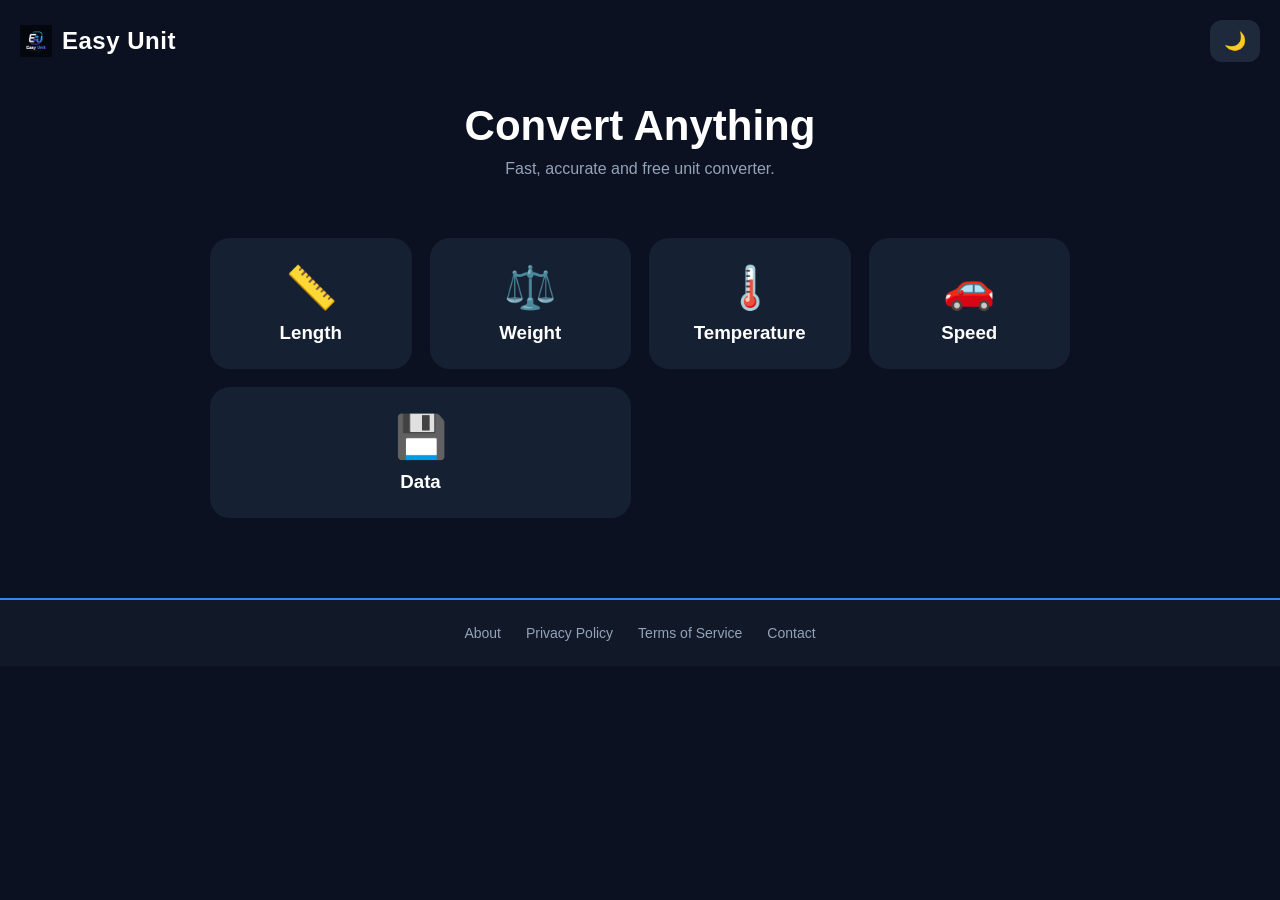
<file: index.html>
<!DOCTYPE html>
<html lang="en">
<head>
<meta charset="UTF-8">
<meta name="viewport" content="width=device-width, initial-scale=1.0">
<title>Unit Converter</title>
<link rel="icon" type="image/png" href="logo.png">
<link rel="stylesheet" href="style.css">
  <meta name="description" content="Free online unit converter for length, weight, temperature, speed and more. محول وحدات مجاني للطول والوزن ودرجة الحرارة والسرعة وغيرها">

<meta name="keywords" content="unit converter, length converter, weight converter, temperature converter, تحويل وحدات, محول وحدات, تحويل طول, تحويل وزن, convert cm to m, convert kg to g">
  <meta name="description" content="Free online unit converter for length, weight, temperature, speed and more. محول وحدات مجاني للطول والوزن ودرجة الحرارة والسرعة وغيرها">

<meta name="keywords" content="unit converter, length converter, weight converter, temperature converter, تحويل وحدات, محول وحدات, تحويل طول, تحويل وزن, convert cm to m, convert kg to g">
<script async src="https://pagead2.googlesyndication.com/pagead/js/adsbygoogle.js?client=ca-pub-1781527635783769"
     crossorigin="anonymous"></script>

</head>

<body>

<div class="container">

  <div class="navbar">
    <div class="logo">
    <img src="logo.png" alt="Easy Unit Logo">
    <span>Easy Unit</span>
</div>
    <button id="themeBtn">🌙</button>
  </div>

  <div class="hero">
    <h1>Convert Anything</h1>
    <p>Fast, accurate and free unit converter.</p>
  </div>

  <div class="grid">

    <a class="card" href="length.html"><span>📏</span><h3>Length</h3></a>
    <a class="card" href="weight.html"><span>⚖️</span><h3>Weight</h3></a>
    <a class="card" href="temperature.html"><span>🌡️</span><h3>Temperature</h3></a>
    <a class="card" href="speed.html"><span>🚗</span><h3>Speed</h3></a>
    <a class="card" href="data.html"><span>💾</span><h3>Data</h3></a>

  </div>

</div>

<!-- Footer -->
<footer class="footer">
    <a href="about.html">About</a>
    <a href="privacy.html">Privacy Policy</a>
    <a href="terms.html">Terms of Service</a>
    <a href="contact.html">Contact</a>
</footer>

<script src="script.js"></script>

</body>
</html>
</file>
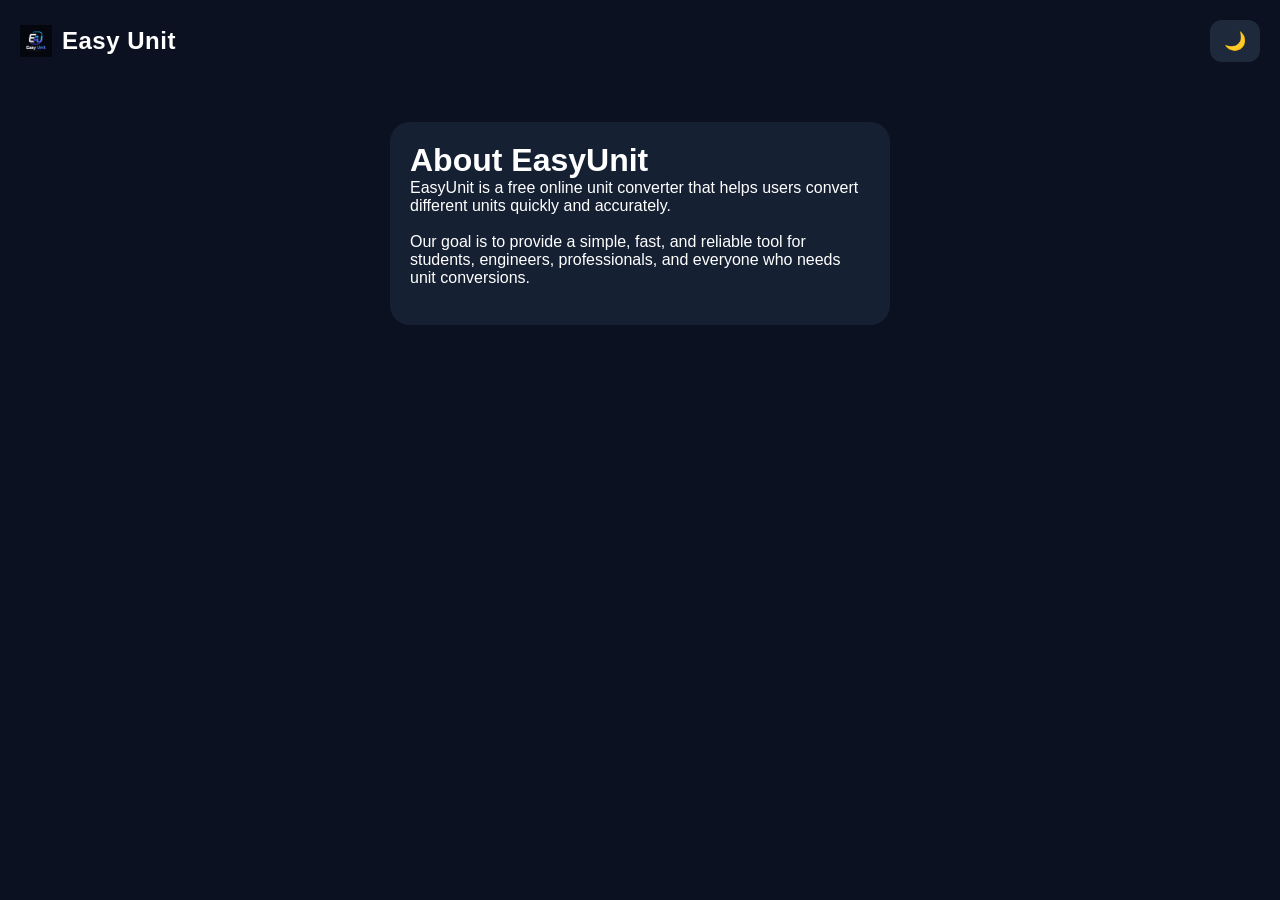
<file: about.html>
<!DOCTYPE html>
<html lang="en">
<head>
    <meta charset="UTF-8">
    <meta name="viewport" content="width=device-width, initial-scale=1.0">
    <title>About - EasyUnit</title>
    <link rel="icon" type="image/png" href="logo.png">
    <link rel="stylesheet" href="style.css">
    <script async src="https://pagead2.googlesyndication.com/pagead/js/adsbygoogle.js?client=ca-pub-1781527635783769"
     crossorigin="anonymous"></script>
</head>
<body>

<nav class="navbar">
    <a href="index.html" class="logo">
        <img src="logo.png" alt="Easy Unit Logo">
        <span>Easy Unit</span>
    </a>

    <button id="themeBtn">🌙</button>
</nav>

<div class="converter">
    <h1>About EasyUnit</h1>

    <p>
        EasyUnit is a free online unit converter that helps users convert
        different units quickly and accurately.
    </p>

    <br>

    <p>
        Our goal is to provide a simple, fast, and reliable tool for students,
        engineers, professionals, and everyone who needs unit conversions.
    </p>

    <br>

</div>

<script src="script.js"></script>

</body>
</html>
</file>
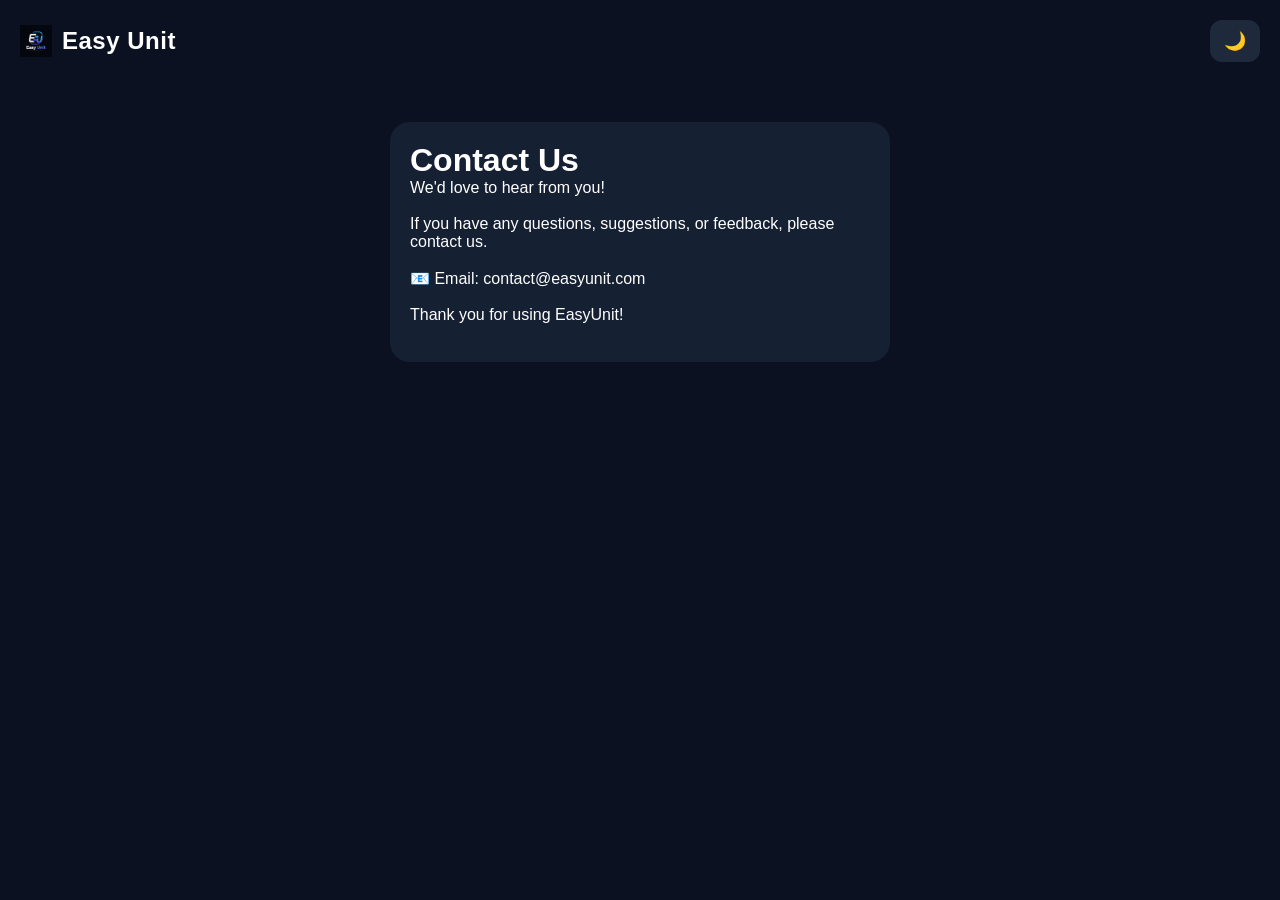
<file: contact.html>
<!DOCTYPE html>
<html lang="en">
<head>
    <meta charset="UTF-8">
    <meta name="viewport" content="width=device-width, initial-scale=1.0">
    <title>Contact - EasyUnit</title>
    <link rel="icon" type="image/png" href="logo.png">
    <link rel="stylesheet" href="style.css">
    <script async src="https://pagead2.googlesyndication.com/pagead/js/adsbygoogle.js?client=ca-pub-1781527635783769"
     crossorigin="anonymous"></script>
</head>
<body>

<nav class="navbar">
    <a href="index.html" class="logo">
        <img src="logo.png" alt="Easy Unit Logo">
        <span>Easy Unit</span>
    </a>

    <button id="themeBtn">🌙</button>
</nav>

<div class="converter">
    <h1>Contact Us</h1>

    <p>
        We'd love to hear from you!
    </p>

    <br>

    <p>
        If you have any questions, suggestions, or feedback, please contact us.
    </p>

    <br>

    <p>
        📧 Email: contact@easyunit.com
    </p>

    <br>

    <p>
        Thank you for using EasyUnit!
    </p>

    <br>


</div>

<script src="script.js"></script>

</body>
</html>
</file>
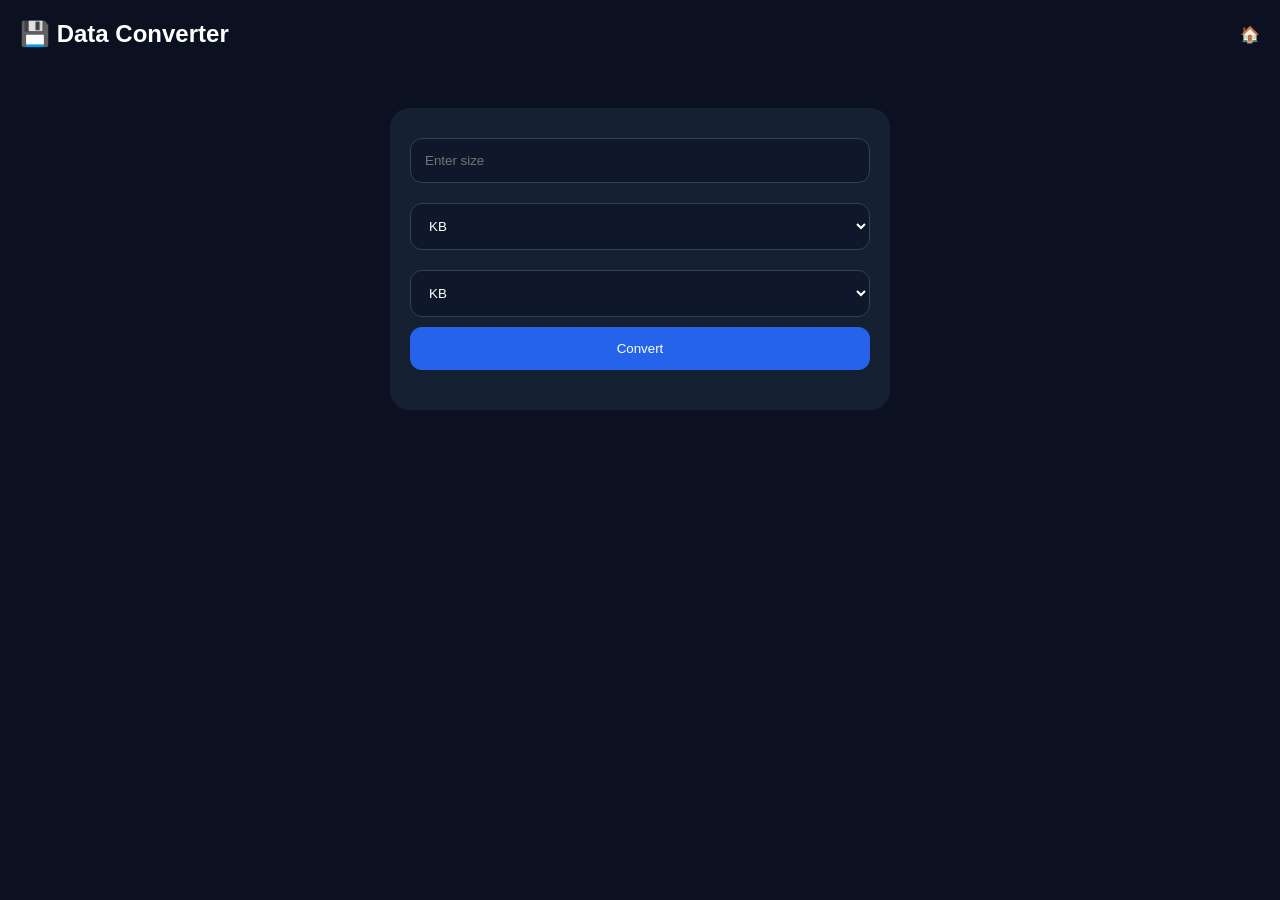
<file: data.html>
<!DOCTYPE html>
<html lang="en">
<head>
<meta charset="UTF-8">
<title>Data</title>
<link rel="icon" type="image/png" href="logo.png">
<link rel="stylesheet" href="style.css">
  <script async src="https://pagead2.googlesyndication.com/pagead/js/adsbygoogle.js?client=ca-pub-1781527635783769"
     crossorigin="anonymous"></script>
</head>
<body>

<div class="page-navbar">
  <h2>💾 Data Converter</h2>
  <a href="index.html">🏠</a>
</div>

<div class="converter">

  <input type="number" id="value" placeholder="Enter size">

  <select id="from">
    <option value="kb">KB</option>
    <option value="mb">MB</option>
    <option value="gb">GB</option>
  </select>

  <select id="to">
    <option value="kb">KB</option>
    <option value="mb">MB</option>
    <option value="gb">GB</option>
  </select>

  <button onclick="convert()">Convert</button>

  <h2 id="result"></h2>

</div>

<script src="data.js"></script>
</body>
</html>
</file>
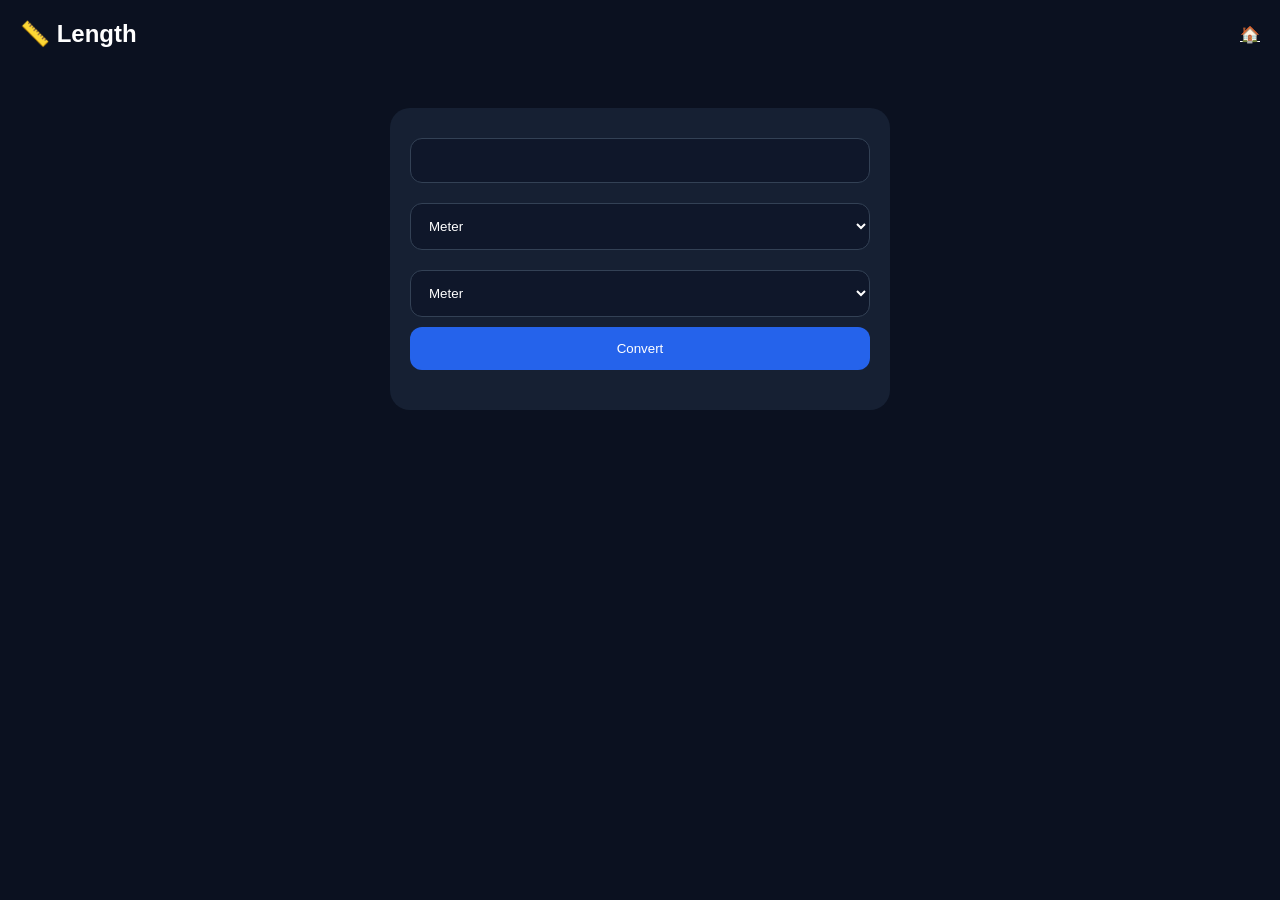
<file: length.html>
<!DOCTYPE html>
<html lang="en">
<head>
<meta charset="UTF-8">
<title>Length</title>
<link rel="icon" type="image/png" href="logo.png">
<link rel="stylesheet" href="style.css">
  <script async src="https://pagead2.googlesyndication.com/pagead/js/adsbygoogle.js?client=ca-pub-1781527635783769"
     crossorigin="anonymous"></script>
</head>
<body>

<div class="page-navbar">
  <h2>📏 Length</h2>
  <a href="index.html" style="color:white;">🏠</a>
</div>

<div class="converter">

  <input type="number" id="value">

  <select id="from">
    <option value="meter">Meter</option>
    <option value="km">Kilometer</option>
    <option value="cm">Centimeter</option>
    <option value="mm">Millimeter</option>
  </select>

  <select id="to">
    <option value="meter">Meter</option>
    <option value="km">Kilometer</option>
    <option value="cm">Centimeter</option>
    <option value="mm">Millimeter</option>
  </select>

  <button onclick="convert()">Convert</button>

  <h2 id="result"></h2>

</div>

<script src="length.js"></script>
</body>
</html>
</file>
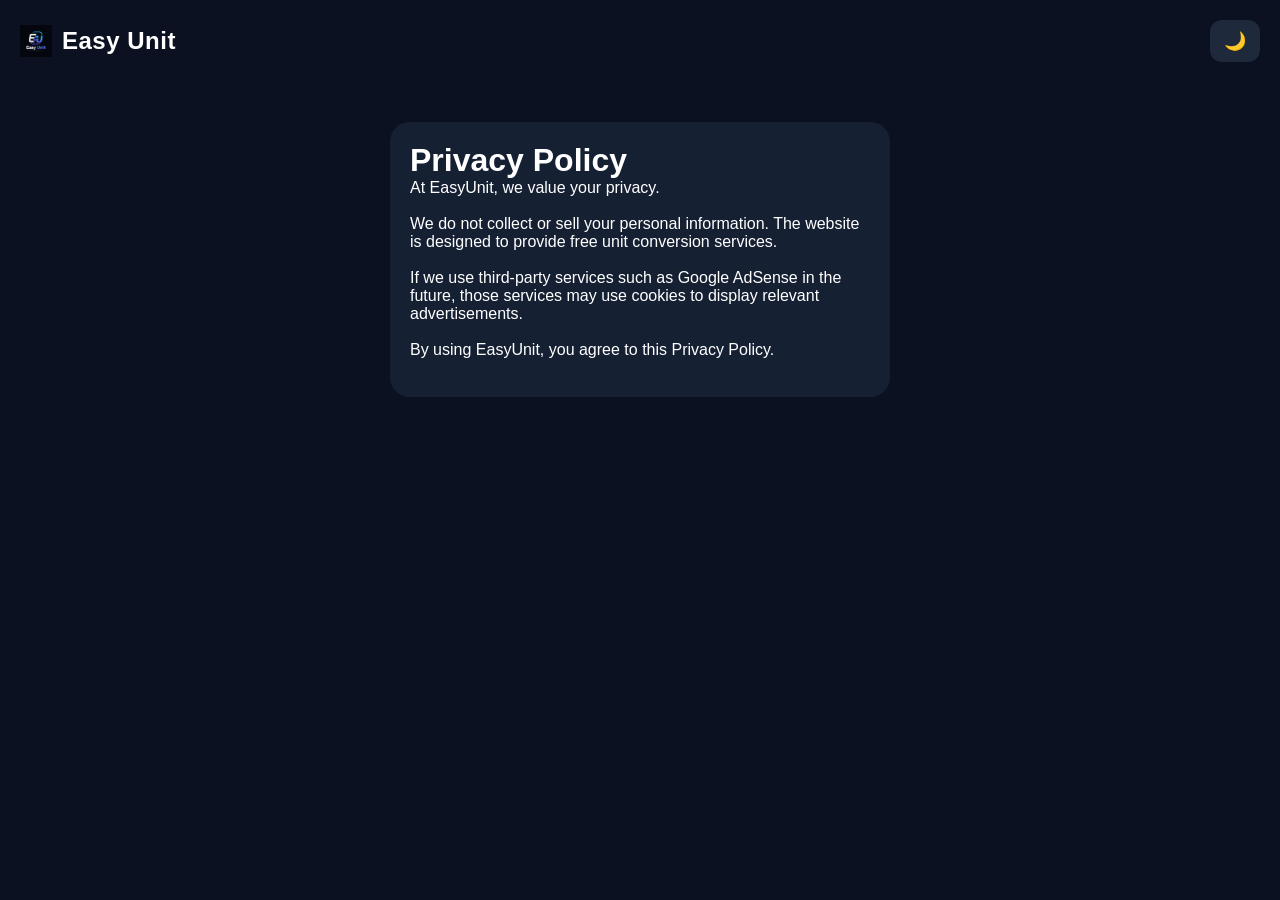
<file: privacy.html>
<!DOCTYPE html>
<html lang="en">
<head>
    <meta charset="UTF-8">
    <meta name="viewport" content="width=device-width, initial-scale=1.0">
    <title>Privacy Policy - EasyUnit</title>
    <link rel="icon" type="image/png" href="logo.png">
    <link rel="stylesheet" href="style.css">
    <script async src="https://pagead2.googlesyndication.com/pagead/js/adsbygoogle.js?client=ca-pub-1781527635783769"
     crossorigin="anonymous"></script>
</head>
<body>

<nav class="navbar">
    <a href="index.html" class="logo">
        <img src="logo.png" alt="Easy Unit Logo">
        <span>Easy Unit</span>
    </a>

    <button id="themeBtn">🌙</button>
</nav>

<div class="converter">
    <h1>Privacy Policy</h1>

    <p>
        At EasyUnit, we value your privacy.
    </p>

    <br>

    <p>
        We do not collect or sell your personal information.
        The website is designed to provide free unit conversion services.
    </p>

    <br>

    <p>
        If we use third-party services such as Google AdSense in the future,
        those services may use cookies to display relevant advertisements.
    </p>

    <br>

    <p>
        By using EasyUnit, you agree to this Privacy Policy.
    </p>

    <br>


</div>

<script src="script.js"></script>

</body>
</html>
</file>
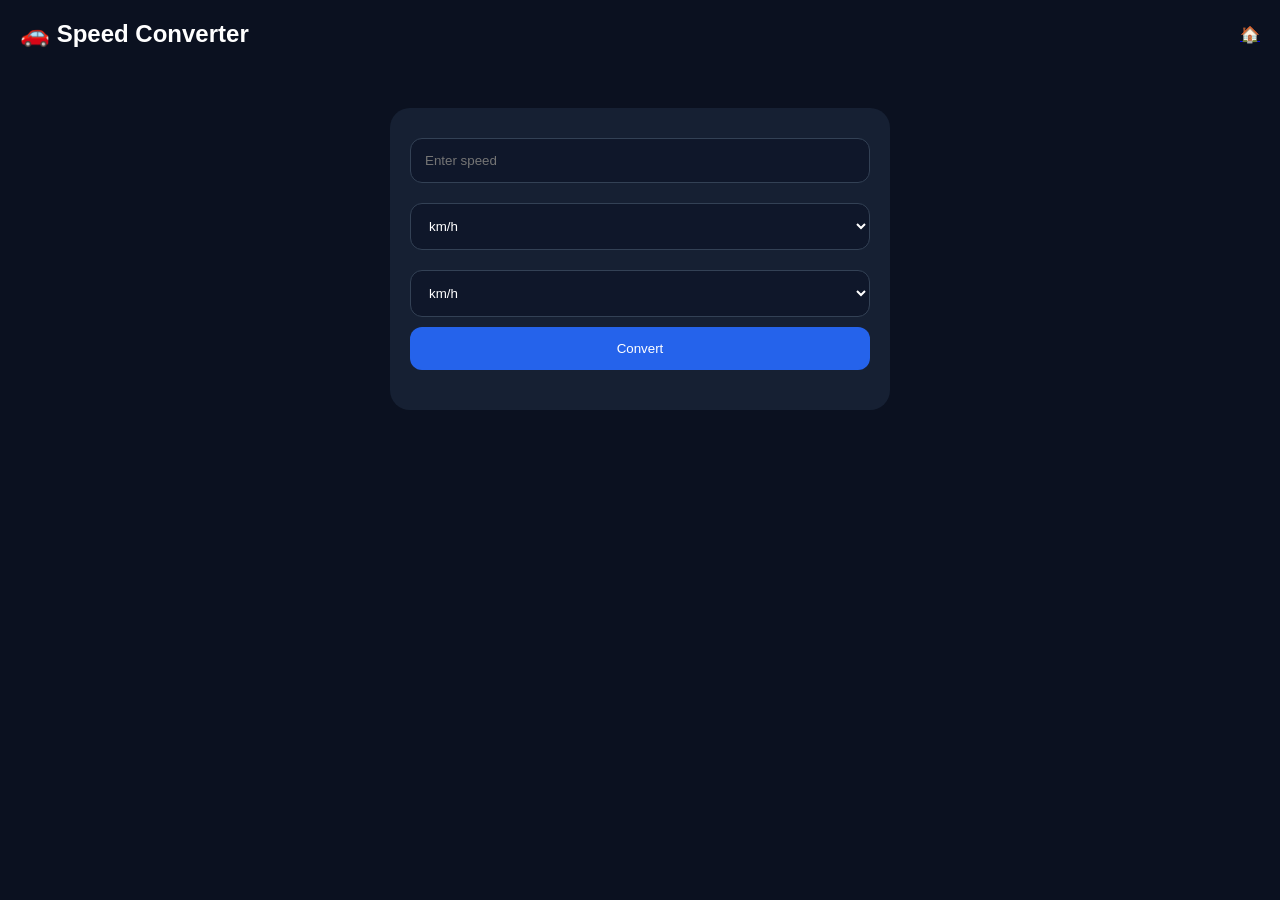
<file: speed.html>
<!DOCTYPE html>
<html lang="en">
<head>
<meta charset="UTF-8">
<title>Speed</title>
<link rel="icon" type="image/png" href="logo.png">
<link rel="stylesheet" href="style.css">
  <script async src="https://pagead2.googlesyndication.com/pagead/js/adsbygoogle.js?client=ca-pub-1781527635783769"
     crossorigin="anonymous"></script>
</head>
<body>

<div class="page-navbar">
  <h2>🚗 Speed Converter</h2>
  <a href="index.html">🏠</a>
</div>

<div class="converter">

  <input type="number" id="value" placeholder="Enter speed">

  <select id="from">
    <option value="kmh">km/h</option>
    <option value="mph">mph</option>
  </select>

  <select id="to">
    <option value="kmh">km/h</option>
    <option value="mph">mph</option>
  </select>

  <button onclick="convert()">Convert</button>

  <h2 id="result"></h2>

</div>

<script src="speed.js"></script>
</body>
</html>
</file>
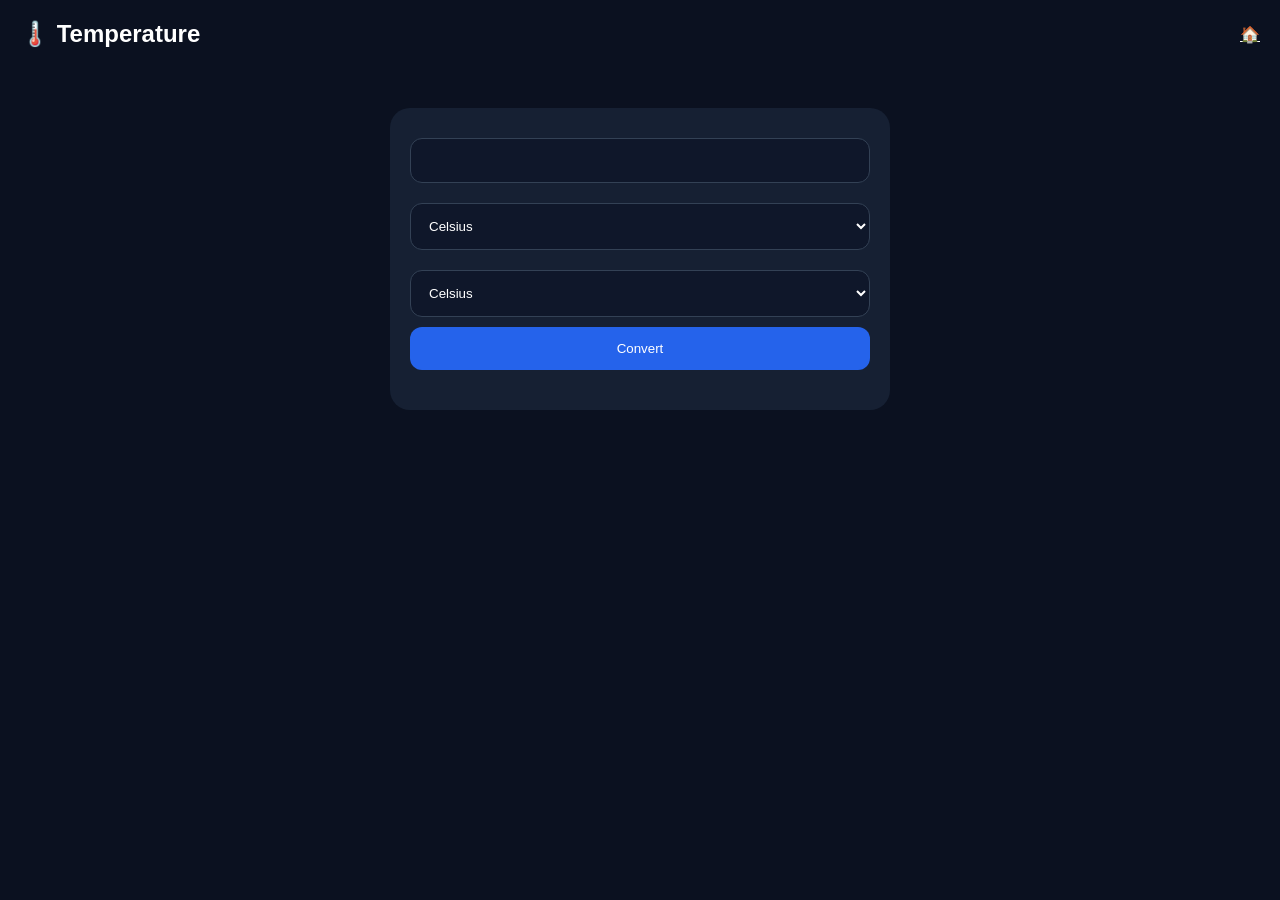
<file: temperature.html>
<!DOCTYPE html>
<html lang="en">
<head>
<meta charset="UTF-8">
<title>Temperature</title>
<link rel="icon" type="image/png" href="logo.png">
<link rel="stylesheet" href="style.css">
  <script async src="https://pagead2.googlesyndication.com/pagead/js/adsbygoogle.js?client=ca-pub-1781527635783769"
     crossorigin="anonymous"></script>
</head>
<body>

<div class="page-navbar">
  <h2>🌡️ Temperature</h2>
  <a href="index.html" style="color:white;">🏠</a>
</div>

<div class="converter">

  <input type="number" id="value">

  <select id="from">
    <option value="c">Celsius</option>
    <option value="f">Fahrenheit</option>
    <option value="k">Kelvin</option>
  </select>

  <select id="to">
    <option value="c">Celsius</option>
    <option value="f">Fahrenheit</option>
    <option value="k">Kelvin</option>
  </select>

  <button onclick="convert()">Convert</button>

  <h2 id="result"></h2>

</div>

<script src="temp.js"></script>
</body>
</html>
</file>
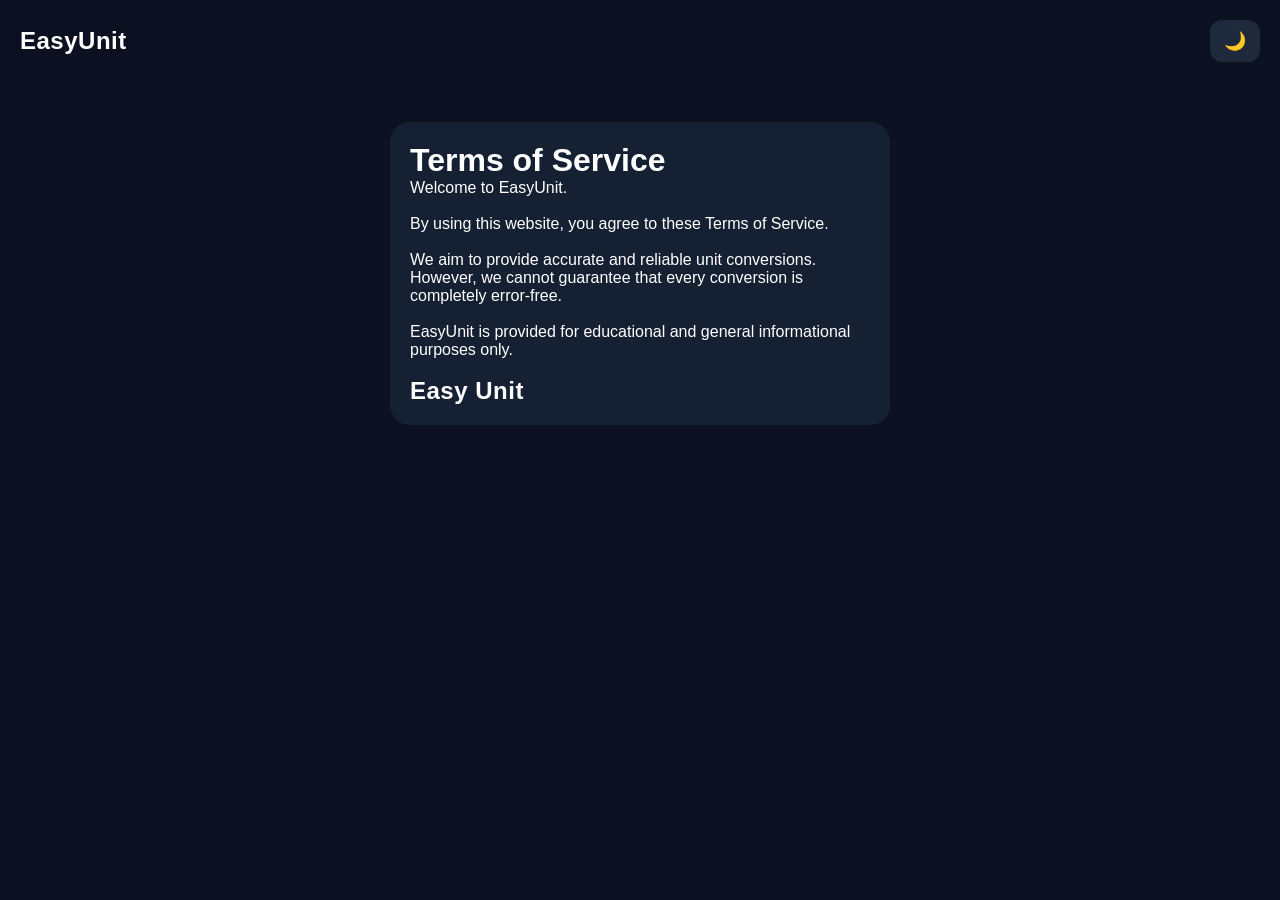
<file: terms.html>
<!DOCTYPE html>
<html lang="en">
<head>
    <meta charset="UTF-8">
    <meta name="viewport" content="width=device-width, initial-scale=1.0">
    <title>Terms of Service - EasyUnit</title>
    <link rel="icon" type="image/png" href="logo.png">
    <link rel="stylesheet" href="style.css">
    <script async src="https://pagead2.googlesyndication.com/pagead/js/adsbygoogle.js?client=ca-pub-1781527635783769"
     crossorigin="anonymous"></script>
</head>
<body>

<nav class="navbar">
    <div class="logo">EasyUnit</div>
    <button id="themeBtn">🌙</button>
</nav>

<div class="converter">
    <h1>Terms of Service</h1>

    <p>
        Welcome to EasyUnit.
    </p>

    <br>

    <p>
        By using this website, you agree to these Terms of Service.
    </p>

    <br>

    <p>
        We aim to provide accurate and reliable unit conversions.
        However, we cannot guarantee that every conversion is completely error-free.
    </p>

    <br>

    <p>
        EasyUnit is provided for educational and general informational purposes only.
    </p>

    <br>

    <a href="index.html" class="logo">Easy Unit</a>
</div>

<script src="script.js"></script>

</body>
</html>
</file>
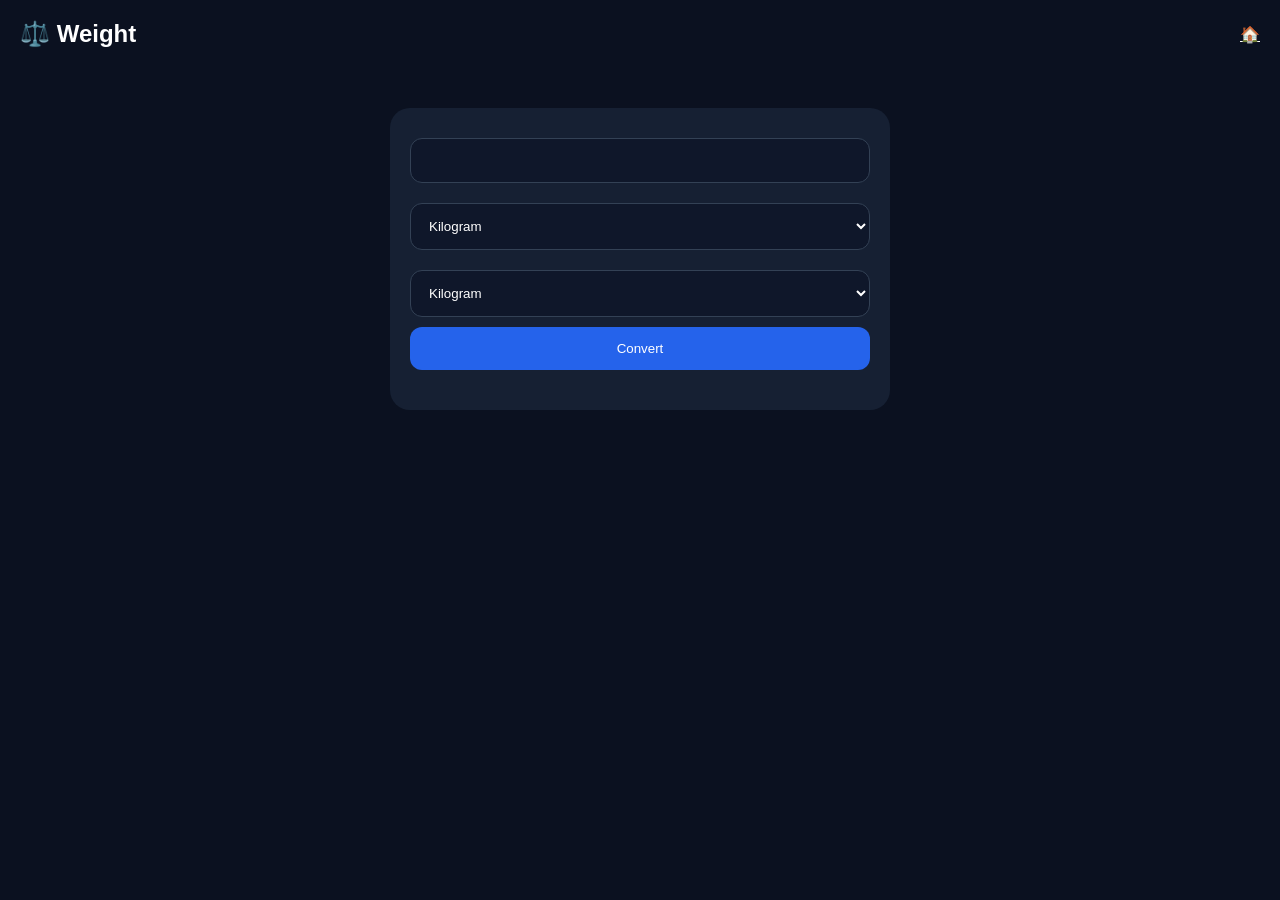
<file: weight.html>
<!DOCTYPE html>
<html lang="en">
<head>
<meta charset="UTF-8">
<title>Weight</title>
<link rel="icon" type="image/png" href="logo.png">
<link rel="stylesheet" href="style.css">
  <script async src="https://pagead2.googlesyndication.com/pagead/js/adsbygoogle.js?client=ca-pub-1781527635783769"
     crossorigin="anonymous"></script>
</head>
<body>

<div class="page-navbar">
  <h2>⚖️ Weight</h2>
  <a href="index.html" style="color:white;">🏠</a>
</div>

<div class="converter">

  <input type="number" id="value">

  <select id="from">
    <option value="kg">Kilogram</option>
    <option value="g">Gram</option>
    <option value="lb">Pound</option>
  </select>

  <select id="to">
    <option value="kg">Kilogram</option>
    <option value="g">Gram</option>
    <option value="lb">Pound</option>
  </select>

  <button onclick="convert()">Convert</button>

  <h2 id="result"></h2>

</div>

<script src="weight.js"></script>
</body>
</html>
</file>
<file: style.css>
*{
    margin:0;
    padding:0;
    box-sizing:border-box;
    font-family:Arial,sans-serif;
}

body{
    background:#0b1120;
    color:white;
    min-height:100vh;
}

/* ===== NAVBAR ===== */
.navbar{
    display:flex;
    justify-content:space-between;
    align-items:center;
    padding:20px;
}

.logo{
    display:flex;
    align-items:center;
    gap:10px;
    font-size:24px;
    font-weight:bold;
    letter-spacing:0.5px;
    color:white;
    text-decoration:none;
}

.logo img{
    width:32px;
    height:32px;
    object-fit:contain;
    transition:0.3s;
}

.logo:hover img{
    transform:rotate(-8deg) scale(1.08);
}

.logo:visited{
    color:white;
}

.logo:hover{
    color:white;
}

body.light .logo{
    color:#111827;
}

body.light .logo:visited{
    color:#111827;
}

body.light .logo:hover{
    color:#111827;
}

.logo img{
    width:32px;
    height:32px;
    object-fit:contain;
    transition:0.3s;
}

.logo:hover img{
    transform:rotate(-8deg) scale(1.08);
}

#themeBtn{
    background:#1e293b;
    color:white;
    border:none;
    padding:10px 14px;
    border-radius:12px;
    cursor:pointer;
    font-size:18px;
}

/* ===== HERO ===== */
.hero{
    text-align:center;
    padding:20px;
}

.hero h1{
    font-size:42px;
    margin-bottom:10px;
}

.hero p{
    color:#94a3b8;
    margin-bottom:20px;
}

/* ===== GRID ===== */
.grid{
    display:grid;
    grid-template-columns:repeat(auto-fit,minmax(140px,1fr));
    gap:18px;
    padding:20px;
    max-width:900px;
    margin:auto;
}

.card{
    background:#162033;
    border-radius:20px;
    padding:25px;
    text-align:center;
    text-decoration:none;
    color:white;
    transition:0.3s;
}

.card:hover{
    background:#1d2b45;
    transform:translateY(-6px);
}

.card span{
    font-size:42px;
    display:block;
    margin-bottom:10px;
}

/* ===== 🔥 DATA CARD RECTANGLE ===== */
a[href="data.html"]{
    grid-column: span 2;
}

/* ===== CONVERTER ===== */
.page-navbar{
    display:flex;
    justify-content:space-between;
    align-items:center;
    padding:20px;
}

.converter{
    max-width:500px;
    margin:40px auto;
    padding:20px;
    background:#162033;
    border-radius:20px;
}

.converter input,
.converter select{
    width:100%;
    margin:10px 0;
    padding:14px;
    border-radius:12px;
    border:1px solid #334155;
    background:#0f172a;
    color:white;
}

.converter button{
    width:100%;
    padding:14px;
    border:none;
    border-radius:12px;
    background:#2563eb;
    color:white;
    cursor:pointer;
}

.converter button:hover{
    background:#1d4ed8;
}

#result{
    text-align:center;
    margin-top:20px;
    font-size:22px;
    color:#22c55e;
}

/* ===== LIGHT MODE ===== */
body.light{
    background:#f8fafc;
    color:#111827;
}

body.light .card,
body.light .converter{
    background:#ffffff;
    color:#111827;
}

body.light .converter input,
body.light .converter select{
    background:#f1f5f9;
    color:#111827;
    border:1px solid #cbd5e1;
}

body.light #themeBtn{
    background:#e2e8f0;
    color:#111827;
}

body.light .hero p{
    color:#475569;
}

/* ===== FOOTER ===== */
.footer {
    margin-top: 60px;
    background: #111827;
    padding: 25px 20px;
    display: flex;
    justify-content: center;
    gap: 25px;
    flex-wrap: wrap;
    border-top: 2px solid #3b82f6;
}

.footer a {
    color: #94a3b8;
    text-decoration: none;
    font-size: 14px;
    transition: 0.3
</file>
